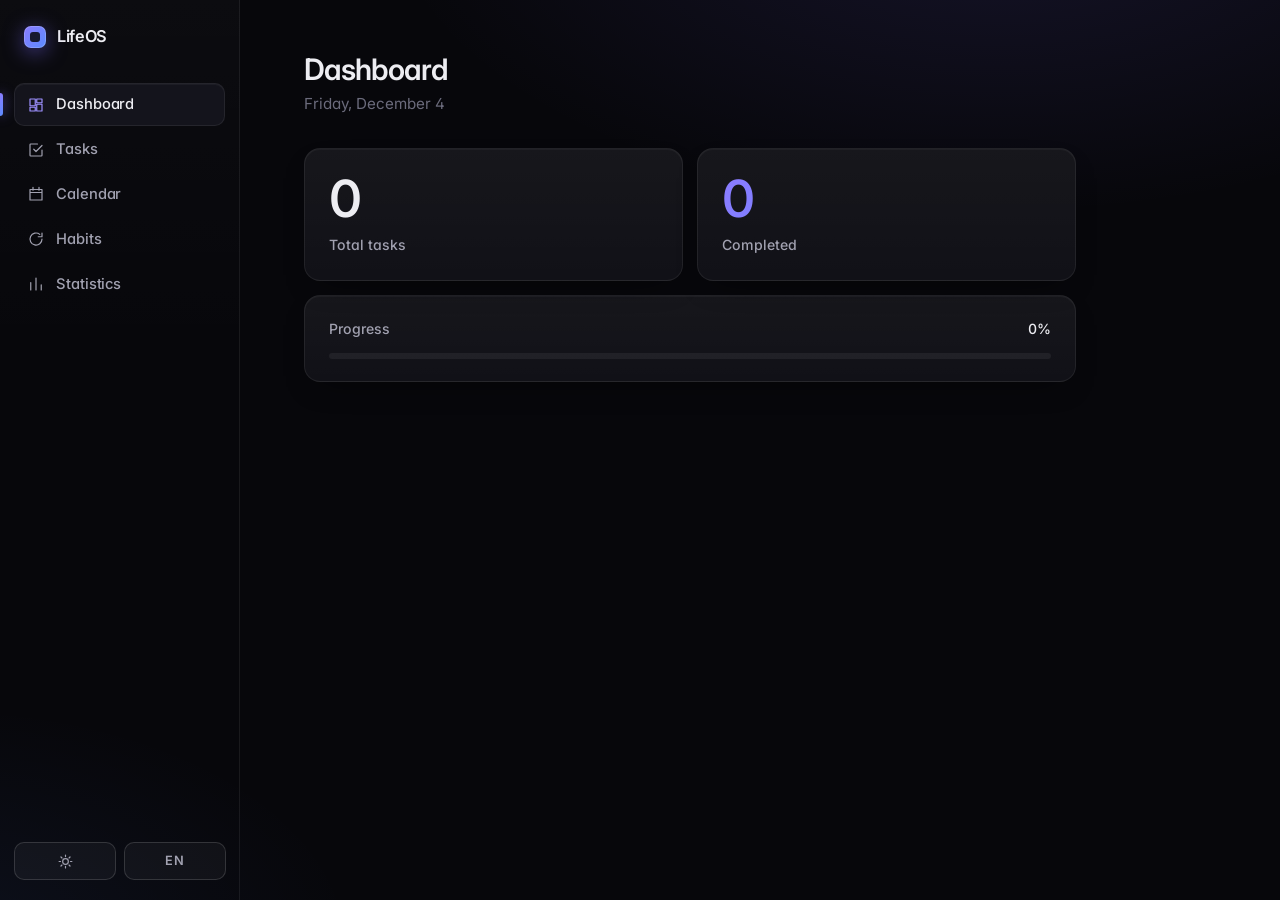
<file: index.html>
<!DOCTYPE html>
<html lang="ru">
<head>
  <meta charset="UTF-8">
  <meta name="viewport" content="width=device-width, initial-scale=1, viewport-fit=cover">
  <title>LifeOS</title>
  <!-- Применяем сохранённую тему до отрисовки страницы, чтобы не было вспышки -->
  <script>
    try {
      var savedTheme = localStorage.getItem("lifeos:theme");
      if (savedTheme === "light" || savedTheme === "dark") document.documentElement.dataset.theme = savedTheme;
    } catch (e) {}
  </script>
  <link rel="preconnect" href="https://fonts.googleapis.com">
  <link rel="preconnect" href="https://fonts.gstatic.com" crossorigin>
  <link href="https://fonts.googleapis.com/css2?family=Inter:wght@400;500;600&display=swap" rel="stylesheet">
  <link rel="stylesheet" href="style.css">
</head>
<body>
  <div class="app">

    <!-- Боковое меню (на телефоне превращается в нижнюю панель) -->
    <nav class="sidebar" aria-label="LifeOS">
      <div class="brand"><span class="brand-mark"></span><span class="brand-name">LifeOS</span></div>
      <ul class="nav">
        <li><button class="nav-btn active" data-page="dashboard"><svg viewBox="0 0 24 24"><path d="M4 13h7V4H4zM13 20h7v-9h-7zM13 4v5h7V4zM4 20h7v-5H4z"/></svg><span data-i18n="nav.dashboard">Главная</span></button></li>
        <li><button class="nav-btn" data-page="tasks"><svg viewBox="0 0 24 24"><path d="M9 11l3 3 8-8M20 12v7a1 1 0 0 1-1 1H5a1 1 0 0 1-1-1V5a1 1 0 0 1 1-1h9"/></svg><span data-i18n="nav.tasks">Задачи</span></button></li>
        <li><button class="nav-btn" data-page="calendar"><svg viewBox="0 0 24 24"><path d="M4 6h16v14H4zM4 10h16M8 3v4M16 3v4"/></svg><span data-i18n="nav.calendar">Календарь</span></button></li>
        <li><button class="nav-btn" data-page="habits"><svg viewBox="0 0 24 24"><path d="M20 12a8 8 0 1 1-3-6.2M20 4v5h-5"/></svg><span data-i18n="nav.habits">Привычки</span></button></li>
        <li><button class="nav-btn" data-page="stats"><svg viewBox="0 0 24 24"><path d="M5 20V10M12 20V4M19 20v-7"/></svg><span data-i18n="nav.stats">Статистика</span></button></li>
      </ul>
    </nav>

    <!-- Переключатели темы и языка (вне .sidebar, чтобы на телефоне закрепляться в углу экрана) -->
    <div class="toolbar">
      <button class="tool-btn" id="theme-toggle" type="button" data-i18n-aria="tool.theme" data-i18n-title="tool.theme">
        <svg class="icon-sun" viewBox="0 0 24 24"><circle cx="12" cy="12" r="4"/><path d="M12 3v2M12 19v2M3 12h2M19 12h2M5.6 5.6L7 7M17 17l1.4 1.4M18.4 5.6L17 7M7 17l-1.4 1.4"/></svg>
        <svg class="icon-moon" viewBox="0 0 24 24"><path d="M20 14.5A8 8 0 1 1 9.5 4a6.5 6.5 0 0 0 10.5 10.5z"/></svg>
      </button>
      <button class="tool-btn" id="lang-toggle" type="button" data-i18n-aria="tool.lang" data-i18n-title="tool.lang"><span id="lang-label">RU</span></button>
    </div>

    <main class="content">

      <section class="page active" id="page-dashboard">
        <header class="page-head">
          <h1 data-i18n="nav.dashboard">Главная</h1>
          <p id="today-date"></p>
        </header>
        <div class="metrics">
          <div class="metric"><span class="metric-value" id="m-total">0</span><span class="metric-label" data-i18n="dash.total">Всего задач</span></div>
          <div class="metric metric-done"><span class="metric-value" id="m-done">0</span><span class="metric-label" data-i18n="dash.done">Выполнено</span></div>
        </div>
        <div class="panel">
          <div class="progress-head"><span data-i18n="dash.progress">Прогресс</span><span id="m-percent">0%</span></div>
          <div class="progress"><div class="progress-bar" id="m-bar"></div></div>
        </div>
      </section>

      <section class="page" id="page-tasks">
        <header class="page-head"><h1 data-i18n="nav.tasks">Задачи</h1></header>
        <form class="add-form" id="task-form" autocomplete="off">
          <input type="text" id="task-input" maxlength="120" placeholder="Новая задача" aria-label="Название задачи" data-i18n-placeholder="task.placeholder" data-i18n-aria="task.name">
          <button type="submit" data-i18n="common.add">Добавить</button>
        </form>
        <ul class="task-list" id="task-list"></ul>
        <p class="empty" id="task-empty" data-i18n="task.empty">Задач пока нет. Добавьте первую выше.</p>
      </section>

      <section class="page" id="page-calendar">
        <header class="page-head"><h1 data-i18n="nav.calendar">Календарь</h1></header>
        <div class="cal-card">
          <div class="cal-bar">
            <h2 class="cal-title" id="cal-title"></h2>
            <div class="cal-nav">
              <button class="cal-btn" id="cal-today" type="button" data-i18n="common.today">Сегодня</button>
              <button class="cal-btn cal-arrow" id="cal-prev" type="button" data-i18n-aria="cal.prev" aria-label="Предыдущий месяц">‹</button>
              <button class="cal-btn cal-arrow" id="cal-next" type="button" data-i18n-aria="cal.next" aria-label="Следующий месяц">›</button>
            </div>
          </div>
          <div class="cal-weekdays" id="cal-weekdays"></div>
          <div class="cal-grid" id="cal-grid"></div>
        </div>
        <div class="panel day-panel">
          <div class="day-head"><h3 id="day-title"></h3><span class="day-badge" id="day-badge" data-i18n="common.today" hidden>Сегодня</span></div>
          <form class="add-form" id="event-form" autocomplete="off">
            <input type="text" id="event-input" maxlength="120" placeholder="Событие на этот день" aria-label="Название события" data-i18n-placeholder="cal.eventPlaceholder" data-i18n-aria="cal.eventName">
            <button type="submit" data-i18n="common.add">Добавить</button>
          </form>
          <ul class="event-list" id="event-list"></ul>
          <p class="empty" id="event-empty" data-i18n="cal.empty">На этот день ничего не запланировано.</p>
        </div>
      </section>

      <section class="page" id="page-habits">
        <header class="page-head"><h1 data-i18n="nav.habits">Привычки</h1></header>
        <form class="add-form" id="habit-form" autocomplete="off">
          <input type="text" id="habit-input" maxlength="60" placeholder="Новая привычка, например: читать 20 минут" aria-label="Название привычки" data-i18n-placeholder="habit.placeholder" data-i18n-aria="habit.name">
          <button type="submit" data-i18n="common.add">Добавить</button>
        </form>
        <ul class="habit-list" id="habit-list"></ul>
        <p class="empty" id="habit-empty" data-i18n="habit.empty">Привычек пока нет. Добавьте первую выше.</p>
      </section>

      <section class="page" id="page-stats">
        <header class="page-head"><h1 data-i18n="nav.stats">Статистика</h1></header>
        <div class="stats-metrics">
          <div class="metric metric-done"><span class="metric-value" id="s-done">0</span><span class="metric-label" id="s-done-label"></span></div>
          <div class="metric"><span class="metric-value" id="s-percent">0%</span><span class="metric-label" data-i18n="stats.percent">Процент выполнения</span><div class="progress"><div class="progress-bar" id="s-bar"></div></div></div>
          <div class="metric"><span class="metric-value" id="s-streak">0</span><span class="metric-label" id="s-streak-label"></span></div>
        </div>
        <div class="panel chart-panel">
          <div class="chart-head"><h3 data-i18n="stats.week">Привычки за 7 дней</h3><span id="week-summary"></span></div>
          <div class="week-chart" id="week-chart"></div>
          <p class="empty" id="week-empty" data-i18n="stats.weekEmpty">Добавьте привычки, и здесь появится график.</p>
        </div>
        <div class="panel chart-panel">
          <div class="chart-head"><h3 data-i18n="stats.top">Лучшие серии</h3></div>
          <ul class="streak-list" id="streak-list"></ul>
          <p class="empty" id="streak-empty" data-i18n="stats.topEmpty">Добавьте привычки, и здесь появится рейтинг серий.</p>
        </div>
      </section>

    </main>
  </div>
  <script src="script.js"></script>
</body>
</html>
</file>
<file: style.css>
/* ---------- Токены ---------- */
:root {
  --bg: #07070b;
  --surface: #0e0e14;
  --surface-2: #14141c;
  color-scheme: dark;
  --border: rgba(255, 255, 255, .07);
  --border-hi: rgba(255, 255, 255, .14);
  /* Полупрозрачные слои поверх фона: в светлой теме они тёмные */
  --hover: rgba(255, 255, 255, .05);
  --fill: rgba(255, 255, 255, .04);
  --fill-hi: rgba(255, 255, 255, .08);
  --track: rgba(255, 255, 255, .06);
  --sheen-1: rgba(255, 255, 255, .035);
  --sheen-2: rgba(255, 255, 255, .012);
  --sidebar-tint: rgba(255, 255, 255, .02);
  --inset: rgba(255, 255, 255, .04);
  --strike: rgba(255, 255, 255, .2);
  --shadow-card: rgba(0, 0, 0, .8);
  --glass: rgba(14, 14, 20, .82);
  --bg-glow-1: rgba(124, 108, 255, .13);
  --bg-glow-2: rgba(91, 140, 255, .07);
  --text: #ededf2;
  --text-2: #a1a1b0;
  --muted: #6b6b7c;
  --accent: #7c6cff;
  --accent-hi: #9d90ff;
  --accent-blue: #5b8cff;
  --accent-soft: rgba(124, 108, 255, .14);
  --danger: #ff6b81;
  --grad: linear-gradient(135deg, #8b7bff 0%, #5b8cff 100%);
  --radius: 16px;
  --radius-sm: 10px;
  --sidebar-w: 240px;
  --ease: cubic-bezier(.22, .8, .24, 1);
  --font: "Inter", -apple-system, "Segoe UI", system-ui, sans-serif;
}

/* ---------- Светлая тема: переопределяются только токены ---------- */
:root[data-theme="light"] {
  color-scheme: light;
  --bg: #f5f5f9;
  --surface: #ffffff;
  --surface-2: #f0f0f6;
  --border: rgba(20, 20, 40, .09);
  --border-hi: rgba(20, 20, 40, .18);
  --text: #14141c;
  --text-2: #4a4a5c;
  --muted: #6b6b7e;
  --accent: #6558f0;
  --accent-hi: #5446e0;
  --accent-soft: rgba(101, 88, 240, .10);
  --danger: #e5384f;
  --grad: linear-gradient(135deg, #7061f5 0%, #4470f0 100%);
  --hover: rgba(20, 20, 40, .045);
  --fill: rgba(20, 20, 40, .04);
  --fill-hi: rgba(20, 20, 40, .07);
  --track: rgba(20, 20, 40, .08);
  --sheen-1: rgba(255, 255, 255, 0);
  --sheen-2: rgba(255, 255, 255, 0);
  --sidebar-tint: rgba(255, 255, 255, .6);
  --inset: rgba(255, 255, 255, .9);
  --strike: rgba(20, 20, 40, .3);
  --shadow-card: rgba(30, 30, 60, .22);
  --glass: rgba(255, 255, 255, .82);
  --bg-glow-1: rgba(101, 88, 240, .10);
  --bg-glow-2: rgba(68, 112, 240, .06);
}

* { box-sizing: border-box; margin: 0; padding: 0; }
html, body { height: 100%; }

body {
  background:
    radial-gradient(1000px 520px at 78% -12%, var(--bg-glow-1), transparent 62%),
    radial-gradient(700px 400px at -5% 105%, var(--bg-glow-2), transparent 60%),
    var(--bg);
  background-attachment: fixed;
  color: var(--text);
  font-family: var(--font);
  font-size: 15px;
  line-height: 1.55;
  font-feature-settings: "cv11", "ss01", "calt";
  -webkit-font-smoothing: antialiased;
  text-rendering: optimizeLegibility;
}

button, input { font: inherit; color: inherit; }
button { cursor: pointer; }
::selection { background: rgba(124, 108, 255, .35); }
:focus-visible { outline: 2px solid var(--accent-hi); outline-offset: 2px; }

/* ---------- Каркас ---------- */
.app { display: grid; grid-template-columns: var(--sidebar-w) 1fr; min-height: 100%; }

.sidebar {
  position: sticky; top: 0; height: 100vh;
  display: flex; flex-direction: column; gap: 32px;
  padding: 22px 14px;
  border-right: 1px solid var(--border);
  background: linear-gradient(180deg, var(--sidebar-tint), transparent 40%);
}

.brand { display: flex; align-items: center; gap: 11px; padding: 2px 10px; }
.brand-mark {
  position: relative; width: 22px; height: 22px; border-radius: 7px;
  background: var(--grad);
  box-shadow: 0 0 0 1px rgba(255, 255, 255, .18) inset, 0 4px 20px rgba(124, 108, 255, .5);
}
.brand-mark::after {
  content: ""; position: absolute; inset: 6px; border-radius: 3px;
  background: var(--bg); opacity: .85;
}
.brand-name { font-weight: 600; font-size: 1.02rem; letter-spacing: -.02em; }

.nav { list-style: none; display: flex; flex-direction: column; gap: 2px; }

.nav-btn {
  position: relative; width: 100%;
  display: flex; align-items: center; gap: 11px;
  padding: 9px 12px; border: 1px solid transparent; border-radius: var(--radius-sm);
  background: transparent; color: var(--text-2);
  font-size: .92rem; font-weight: 500; letter-spacing: -.005em; text-align: left;
  transition: background .25s var(--ease), color .25s var(--ease), border-color .25s var(--ease);
}
.nav-btn svg {
  width: 18px; height: 18px; flex: none;
  fill: none; stroke: currentColor; stroke-width: 1.6; stroke-linecap: round; stroke-linejoin: round;
  transition: color .25s var(--ease), transform .25s var(--ease);
}
.nav-btn:hover { background: var(--hover); color: var(--text); }
.nav-btn:hover svg { transform: translateX(1px); }
.nav-btn.active {
  background: var(--surface-2); color: var(--text);
  border-color: var(--border);
  box-shadow: 0 1px 0 var(--inset) inset;
}
.nav-btn.active svg { color: var(--accent-hi); }
.nav-btn.active::before {
  content: ""; position: absolute; left: -15px; top: 9px; bottom: 9px; width: 3px;
  border-radius: 0 3px 3px 0; background: var(--grad);
  box-shadow: 0 0 12px rgba(124, 108, 255, .8);
}

.content { padding: 52px clamp(22px, 5vw, 64px) 64px; max-width: 900px; width: 100%; }

/* ---------- Страницы и анимация переключения ---------- */
.page { display: none; }
.page.active { display: block; animation: page-in .45s var(--ease) both; }
.page.leaving { display: block; animation: page-out .16s ease-in both; }

@keyframes page-in {
  from { opacity: 0; transform: translateY(12px) scale(.995); filter: blur(5px); }
  to   { opacity: 1; transform: none; filter: blur(0); }
}
@keyframes page-out { to { opacity: 0; transform: translateY(-6px); } }

.page-head { margin-bottom: 32px; }
.page-head h1 { font-size: 1.85rem; font-weight: 600; letter-spacing: -.035em; line-height: 1.15; }
.page-head p { color: var(--muted); margin-top: 6px; font-size: .95rem; }

/* ---------- Карточки ---------- */
.metric, .panel, .task, .habit, .cal-card, .event, .chart-panel {
  background: linear-gradient(180deg, var(--sheen-1), var(--sheen-2)), var(--surface);
  border: 1px solid var(--border);
  box-shadow: 0 1px 0 var(--inset) inset, 0 12px 32px -18px var(--shadow-card);
  transition: border-color .3s var(--ease), transform .3s var(--ease), box-shadow .3s var(--ease);
}

/* ---------- Дашборд ---------- */
.metrics { display: grid; grid-template-columns: repeat(2, 1fr); gap: 14px; margin-bottom: 14px; }

.metric {
  position: relative; overflow: hidden;
  display: flex; flex-direction: column; gap: 10px;
  padding: 24px; border-radius: var(--radius);
}
.metric::after {
  content: ""; position: absolute; right: -40px; top: -60px; width: 160px; height: 160px;
  background: radial-gradient(circle, rgba(124, 108, 255, .16), transparent 70%);
  opacity: 0; transition: opacity .4s var(--ease); pointer-events: none;
}
.metric:hover { border-color: var(--border-hi); transform: translateY(-2px); }
.metric:hover::after { opacity: 1; }

.metric-value {
  font-size: 3.2rem; line-height: 1; font-weight: 600;
  letter-spacing: -.045em; font-variant-numeric: tabular-nums;
}
.metric-done .metric-value {
  background: var(--grad); -webkit-background-clip: text; background-clip: text;
  -webkit-text-fill-color: transparent; color: transparent;
}
.metric-label { color: var(--text-2); font-size: .88rem; font-weight: 500; }

.panel { padding: 22px 24px; border-radius: var(--radius); }
.panel:hover { border-color: var(--border-hi); }
.progress-head {
  display: flex; justify-content: space-between; align-items: baseline;
  color: var(--text-2); font-size: .88rem; font-weight: 500; margin-bottom: 14px;
}
.progress-head span:last-child { color: var(--text); font-variant-numeric: tabular-nums; }
.progress { height: 6px; border-radius: 99px; background: var(--track); overflow: hidden; }
.progress-bar {
  height: 100%; width: 0; border-radius: inherit;
  background: var(--grad);
  box-shadow: 0 0 16px rgba(124, 108, 255, .7);
  transition: width .7s var(--ease);
}

/* ---------- Задачи ---------- */
.add-form { display: flex; gap: 10px; margin-bottom: 22px; }

.add-form input {
  flex: 1; min-width: 0; padding: 13px 16px;
  background: var(--surface); border: 1px solid var(--border); border-radius: 12px;
  transition: border-color .25s var(--ease), box-shadow .25s var(--ease), background .25s var(--ease);
}
.add-form input::placeholder { color: var(--muted); }
.add-form input:hover { border-color: var(--border-hi); }
.add-form input:focus {
  outline: none; border-color: var(--accent);
  background: var(--surface-2);
  box-shadow: 0 0 0 4px var(--accent-soft);
}

.add-form button {
  padding: 0 22px; border: 0; border-radius: 12px;
  background: var(--grad); color: #fff; font-weight: 600; font-size: .92rem; letter-spacing: -.005em;
  box-shadow: 0 1px 0 rgba(255, 255, 255, .3) inset, 0 8px 24px -8px rgba(124, 108, 255, .7);
  transition: transform .2s var(--ease), box-shadow .25s var(--ease), filter .25s var(--ease);
}
.add-form button:hover {
  filter: brightness(1.1); transform: translateY(-1px);
  box-shadow: 0 1px 0 rgba(255, 255, 255, .3) inset, 0 12px 28px -8px rgba(124, 108, 255, .85);
}
.add-form button:active { transform: scale(.97); }

.task-list { list-style: none; display: flex; flex-direction: column; gap: 8px; }

.task {
  display: flex; align-items: center; gap: 14px;
  padding: 13px 14px 13px 16px; border-radius: 14px;
  animation: task-in .3s var(--ease) both;
}
.task:hover { border-color: var(--border-hi); transform: translateY(-1px); }
@keyframes task-in { from { opacity: 0; transform: translateY(8px); } }

.check {
  flex: none; width: 22px; height: 22px; border-radius: 50%;
  border: 1.5px solid var(--muted); background: transparent;
  display: grid; place-items: center;
  transition: background .25s var(--ease), border-color .25s var(--ease), transform .2s var(--ease), box-shadow .25s var(--ease);
}
.check:hover { border-color: var(--accent-hi); box-shadow: 0 0 0 4px var(--accent-soft); }
.check:active { transform: scale(.88); }
.check svg {
  width: 13px; height: 13px; fill: none; stroke: #fff; stroke-width: 3;
  stroke-linecap: round; stroke-linejoin: round;
  stroke-dasharray: 24; stroke-dashoffset: 24; transition: stroke-dashoffset .3s var(--ease);
}
.task.done .check { background: var(--grad); border-color: transparent; }
.task.done .check svg { stroke-dashoffset: 0; }

.task-text { flex: 1; min-width: 0; overflow-wrap: anywhere; letter-spacing: -.01em; transition: color .25s var(--ease); }
.task.done .task-text { color: var(--muted); text-decoration: line-through; text-decoration-color: var(--strike); }

.del {
  flex: none; width: 32px; height: 32px; border: 0; border-radius: 9px;
  background: transparent; color: var(--muted); font-size: 1.25rem; line-height: 1;
  opacity: 0; transition: opacity .2s var(--ease), background .2s var(--ease), color .2s var(--ease);
}
.task:hover .del, .habit:hover .del, .event:hover .del, .del:focus-visible { opacity: 1; }
.del:hover { background: rgba(255, 107, 129, .12); color: var(--danger); }

.empty { color: var(--muted); padding: 14px 2px; }

/* ---------- Привычки ---------- */
.habit-list { list-style: none; display: grid; grid-template-columns: repeat(auto-fill, minmax(260px, 1fr)); gap: 14px; }

.habit {
  display: flex; flex-direction: column; gap: 18px;
  padding: 20px; border-radius: var(--radius);
  animation: task-in .3s var(--ease) both;
}
.habit:hover { border-color: var(--border-hi); transform: translateY(-2px); }

.habit-head { display: flex; align-items: flex-start; justify-content: space-between; gap: 8px; }
.habit-name { font-weight: 500; letter-spacing: -.01em; overflow-wrap: anywhere; padding-top: 4px; }
.habit-head .del { margin: -4px -6px 0 0; }

.habit-streak { display: flex; align-items: baseline; gap: 8px; }
.habit-streak-num {
  font-size: 2.6rem; line-height: 1; font-weight: 600; letter-spacing: -.045em;
  font-variant-numeric: tabular-nums; color: var(--muted);
}
.habit-streak.active .habit-streak-num {
  background: var(--grad); -webkit-background-clip: text; background-clip: text;
  -webkit-text-fill-color: transparent; color: transparent;
}
.habit-streak-label { color: var(--text-2); font-size: .88rem; }

.habit-week { display: grid; grid-template-columns: repeat(7, 1fr); gap: 4px; }
.habit-day { display: flex; flex-direction: column; align-items: center; gap: 6px; }
.habit-dot {
  width: 100%; max-width: 28px; aspect-ratio: 1; border-radius: 8px;
  background: var(--hover); border: 1px solid var(--border);
  transition: background .3s var(--ease), box-shadow .3s var(--ease), border-color .3s var(--ease);
}
.habit-dot.on { background: var(--grad); border-color: transparent; box-shadow: 0 0 14px -2px rgba(124, 108, 255, .65); }
.habit-day.today .habit-dot:not(.on) { border-color: var(--accent); }
.habit-dow { color: var(--muted); font-size: .68rem; }
.habit-day.today .habit-dow { color: var(--text); }

.habit-btn {
  width: 100%; padding: 11px; border-radius: 12px; font-size: .9rem; font-weight: 600;
  border: 1px solid var(--border-hi); background: var(--fill); color: var(--text);
  transition: background .25s var(--ease), border-color .25s var(--ease), transform .2s var(--ease), box-shadow .25s var(--ease);
}
.habit-btn:hover { background: var(--fill-hi); border-color: var(--accent); }
.habit-btn:active { transform: scale(.98); }
.habit.done .habit-btn {
  background: var(--accent-soft); border-color: rgba(124, 108, 255, .45); color: var(--accent-hi);
}

/* ---------- Календарь ---------- */
.cal-card { padding: 20px; border-radius: var(--radius); margin-bottom: 14px; }

.cal-bar { display: flex; align-items: center; justify-content: space-between; gap: 12px; margin-bottom: 18px; }
.cal-title { font-size: 1.2rem; font-weight: 600; letter-spacing: -.03em; }
.cal-nav { display: flex; gap: 6px; }
.cal-btn {
  padding: 7px 13px; border-radius: 10px; font-size: .86rem; font-weight: 500;
  border: 1px solid var(--border-hi); background: var(--fill); color: var(--text-2);
  transition: background .25s var(--ease), border-color .25s var(--ease), color .25s var(--ease), transform .2s var(--ease);
}
.cal-btn:hover { background: var(--fill-hi); border-color: var(--accent); color: var(--text); }
.cal-btn:active { transform: scale(.96); }
.cal-arrow { width: 34px; padding: 0; font-size: 1.15rem; line-height: 1; }

.cal-weekdays, .cal-grid { display: grid; grid-template-columns: repeat(7, 1fr); gap: 4px; }
.cal-weekdays { margin-bottom: 6px; }
.cal-weekdays span { text-align: center; color: var(--muted); font-size: .76rem; font-weight: 500; padding: 4px 0; }

.cal-grid.swap { animation: cal-swap .38s var(--ease) both; }
@keyframes cal-swap { from { opacity: 0; transform: translateX(calc(var(--dir, 0) * 18px)); } }

.cal-day {
  display: flex; flex-direction: column; align-items: center; gap: 8px;
  min-height: 84px; padding: 10px 4px 8px; border-radius: 12px;
  border: 1px solid transparent; background: transparent; color: var(--text); font-weight: 500;
  transition: background .25s var(--ease), border-color .25s var(--ease), transform .2s var(--ease);
}
.cal-day:hover { background: var(--hover); border-color: var(--border); }
.cal-day:active { transform: scale(.97); }
.cal-day.other { color: var(--muted); opacity: .5; }
.cal-day.selected { background: var(--accent-soft); border-color: rgba(124, 108, 255, .45); opacity: 1; }

.cal-num {
  display: grid; place-items: center; width: 28px; height: 28px; border-radius: 50%;
  font-size: .9rem; font-variant-numeric: tabular-nums;
}
.cal-day.today .cal-num { background: var(--grad); color: #fff; box-shadow: 0 6px 16px -4px rgba(124, 108, 255, .75); }

.cal-dots { display: flex; gap: 3px; height: 5px; }
.cal-dot { width: 5px; height: 5px; border-radius: 50%; background: var(--accent-hi); box-shadow: 0 0 8px rgba(124, 108, 255, .8); }

.day-panel { padding: 22px 24px; border-radius: var(--radius); }
.day-head { display: flex; align-items: center; gap: 10px; margin-bottom: 16px; }
.day-head h3 { font-size: 1.05rem; font-weight: 600; letter-spacing: -.02em; }
.day-badge { padding: 2px 9px; border-radius: 99px; background: var(--accent-soft); color: var(--accent-hi); font-size: .74rem; font-weight: 600; }

.event-list { list-style: none; display: flex; flex-direction: column; gap: 8px; }
.event { display: flex; align-items: center; gap: 12px; padding: 11px 12px 11px 16px; border-radius: 12px; animation: task-in .3s var(--ease) both; }
.event::before { content: ""; flex: none; width: 6px; height: 6px; border-radius: 50%; background: var(--grad); box-shadow: 0 0 10px rgba(124, 108, 255, .8); }
.event:hover { border-color: var(--border-hi); }
.event-text { flex: 1; min-width: 0; overflow-wrap: anywhere; letter-spacing: -.01em; }

/* ---------- Статистика ---------- */
.stats-metrics { display: grid; grid-template-columns: repeat(auto-fit, minmax(190px, 1fr)); gap: 14px; margin-bottom: 14px; }
.stats-metrics .metric-label { overflow: hidden; text-overflow: ellipsis; white-space: nowrap; }
.stats-metrics .progress { margin-top: 4px; }

.chart-panel { padding: 22px 24px; border-radius: var(--radius); margin-bottom: 14px; }
.chart-panel:hover { border-color: var(--border-hi); }
.chart-head { display: flex; align-items: baseline; justify-content: space-between; gap: 10px; margin-bottom: 20px; }
.chart-head h3 { font-size: 1.05rem; font-weight: 600; letter-spacing: -.02em; }
.chart-head span { color: var(--muted); font-size: .85rem; }

.week-chart { display: grid; grid-template-columns: repeat(7, 1fr); gap: 10px; }
.bar-col { display: flex; flex-direction: column; align-items: center; gap: 8px; }
.bar-val { color: var(--text-2); font-size: .8rem; font-variant-numeric: tabular-nums; }
.bar-track {
  display: flex; align-items: flex-end; width: 100%; max-width: 44px; height: 120px;
  border-radius: 10px; overflow: hidden;
  background: var(--fill); border: 1px solid var(--border);
  transition: border-color .25s var(--ease);
}
.bar-col:hover .bar-track { border-color: var(--border-hi); }
.bar-col.today .bar-track { border-color: rgba(124, 108, 255, .5); }
.bar-fill {
  width: 100%; border-radius: 8px 8px 0 0; background: var(--grad);
  box-shadow: 0 0 16px rgba(124, 108, 255, .6);
  transform-origin: bottom; animation: grow-y .8s var(--ease) both;
}
.bar-label { color: var(--muted); font-size: .72rem; }
.bar-col.today .bar-label { color: var(--text); }

.streak-list { list-style: none; display: flex; flex-direction: column; gap: 18px; }
.streak-row { display: flex; flex-direction: column; gap: 9px; }
.streak-top { display: flex; justify-content: space-between; align-items: baseline; gap: 12px; }
.streak-name { font-weight: 500; letter-spacing: -.01em; overflow-wrap: anywhere; }
.streak-value { flex: none; color: var(--text-2); font-size: .88rem; font-variant-numeric: tabular-nums; }
.streak-value small { color: var(--muted); font-size: inherit; }
.streak-track { height: 6px; border-radius: 99px; background: var(--track); overflow: hidden; }
.streak-fill {
  height: 100%; border-radius: inherit; background: var(--grad);
  box-shadow: 0 0 14px rgba(124, 108, 255, .65);
  transform-origin: left; animation: grow-x .8s var(--ease) both;
}

@keyframes grow-y { from { transform: scaleY(0); } }
@keyframes grow-x { from { transform: scaleX(0); } }

/* ---------- Переключатели темы и языка ---------- */
.toolbar { position: fixed; left: 14px; bottom: 20px; width: calc(var(--sidebar-w) - 28px); z-index: 20; display: flex; gap: 8px; }
.tool-btn {
  flex: 1; height: 38px; display: flex; align-items: center; justify-content: center;
  border-radius: 10px; border: 1px solid var(--border-hi); background: var(--fill); color: var(--text-2);
  font-size: .8rem; font-weight: 600; letter-spacing: .04em;
  transition: background .25s var(--ease), border-color .25s var(--ease), color .25s var(--ease), transform .2s var(--ease);
}
.tool-btn:hover { background: var(--fill-hi); border-color: var(--accent); color: var(--text); }
.tool-btn:active { transform: scale(.95); }
.tool-btn svg { width: 17px; height: 17px; fill: none; stroke: currentColor; stroke-width: 1.7; stroke-linecap: round; stroke-linejoin: round; }
.icon-moon { display: none; }
:root[data-theme="light"] .icon-sun { display: none; }
:root[data-theme="light"] .icon-moon { display: block; }

/* ---------- Телефон: меню уходит вниз ---------- */
@media (max-width: 720px) {
  body { font-size: 14.5px; }
  .app { grid-template-columns: 1fr; }

  .sidebar {
    position: fixed; inset: auto 10px calc(10px + env(safe-area-inset-bottom, 0px)) 10px; z-index: 10;
    height: auto; flex-direction: row; padding: 6px;
    border: 1px solid var(--border-hi); border-radius: 20px;
    background: var(--glass);
    -webkit-backdrop-filter: blur(18px) saturate(1.4); backdrop-filter: blur(18px) saturate(1.4);
    box-shadow: 0 20px 40px -10px var(--shadow-card);
  }
  .brand { display: none; }
  .nav { flex-direction: row; width: 100%; gap: 2px; }
  .nav li { flex: 1; }
  .nav-btn { flex-direction: column; gap: 3px; padding: 8px 2px; font-size: .66rem; text-align: center; border-radius: 14px; }
  .nav-btn.active::before { display: none; }

  .content { padding: calc(28px + env(safe-area-inset-top, 0px)) 18px 110px; }
  .toolbar { left: auto; right: 16px; bottom: auto; top: calc(16px + env(safe-area-inset-top, 0px)); width: auto; }
  .tool-btn {
    flex: none; width: 40px; height: 40px; border-radius: 12px; background: var(--glass);
    -webkit-backdrop-filter: blur(12px); backdrop-filter: blur(12px);
  }
  .page-head { margin-bottom: 24px; padding-right: 96px; }
  .page-head h1 { font-size: 1.6rem; }
  .metric { padding: 20px; }
  .metric-value { font-size: 2.6rem; }
  .habit-list { grid-template-columns: 1fr; }
  .cal-card { padding: 14px 10px; }
  .cal-day { min-height: 52px; padding: 8px 0 6px; gap: 5px; }
  .cal-num { width: 26px; height: 26px; font-size: .85rem; }
  .day-panel { padding: 18px; }
  .chart-panel { padding: 18px; }
  .week-chart { gap: 6px; }
  .del { opacity: 1; } /* на touch-экранах нет hover */
}

@media (prefers-reduced-motion: reduce) {
  *, *::before, *::after { animation-duration: .01ms !important; transition-duration: .01ms !important; }
}
</file>
